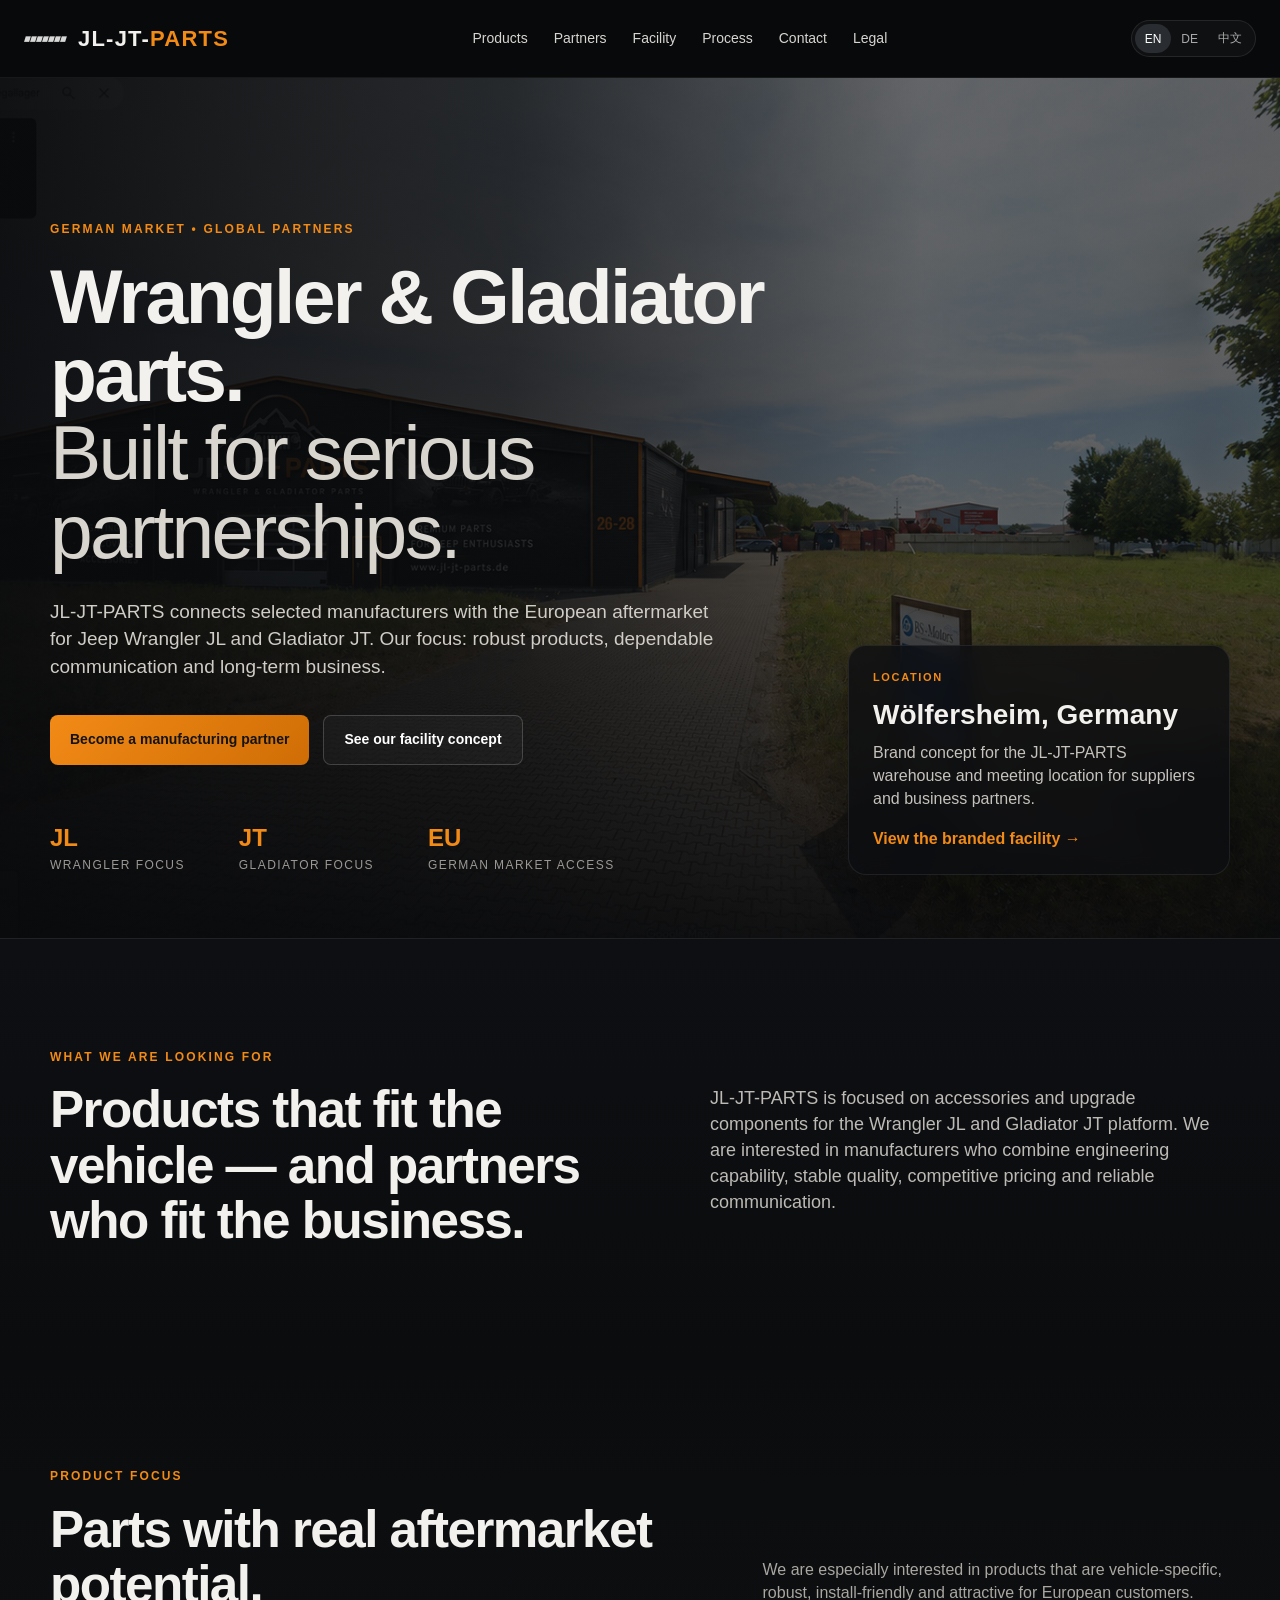
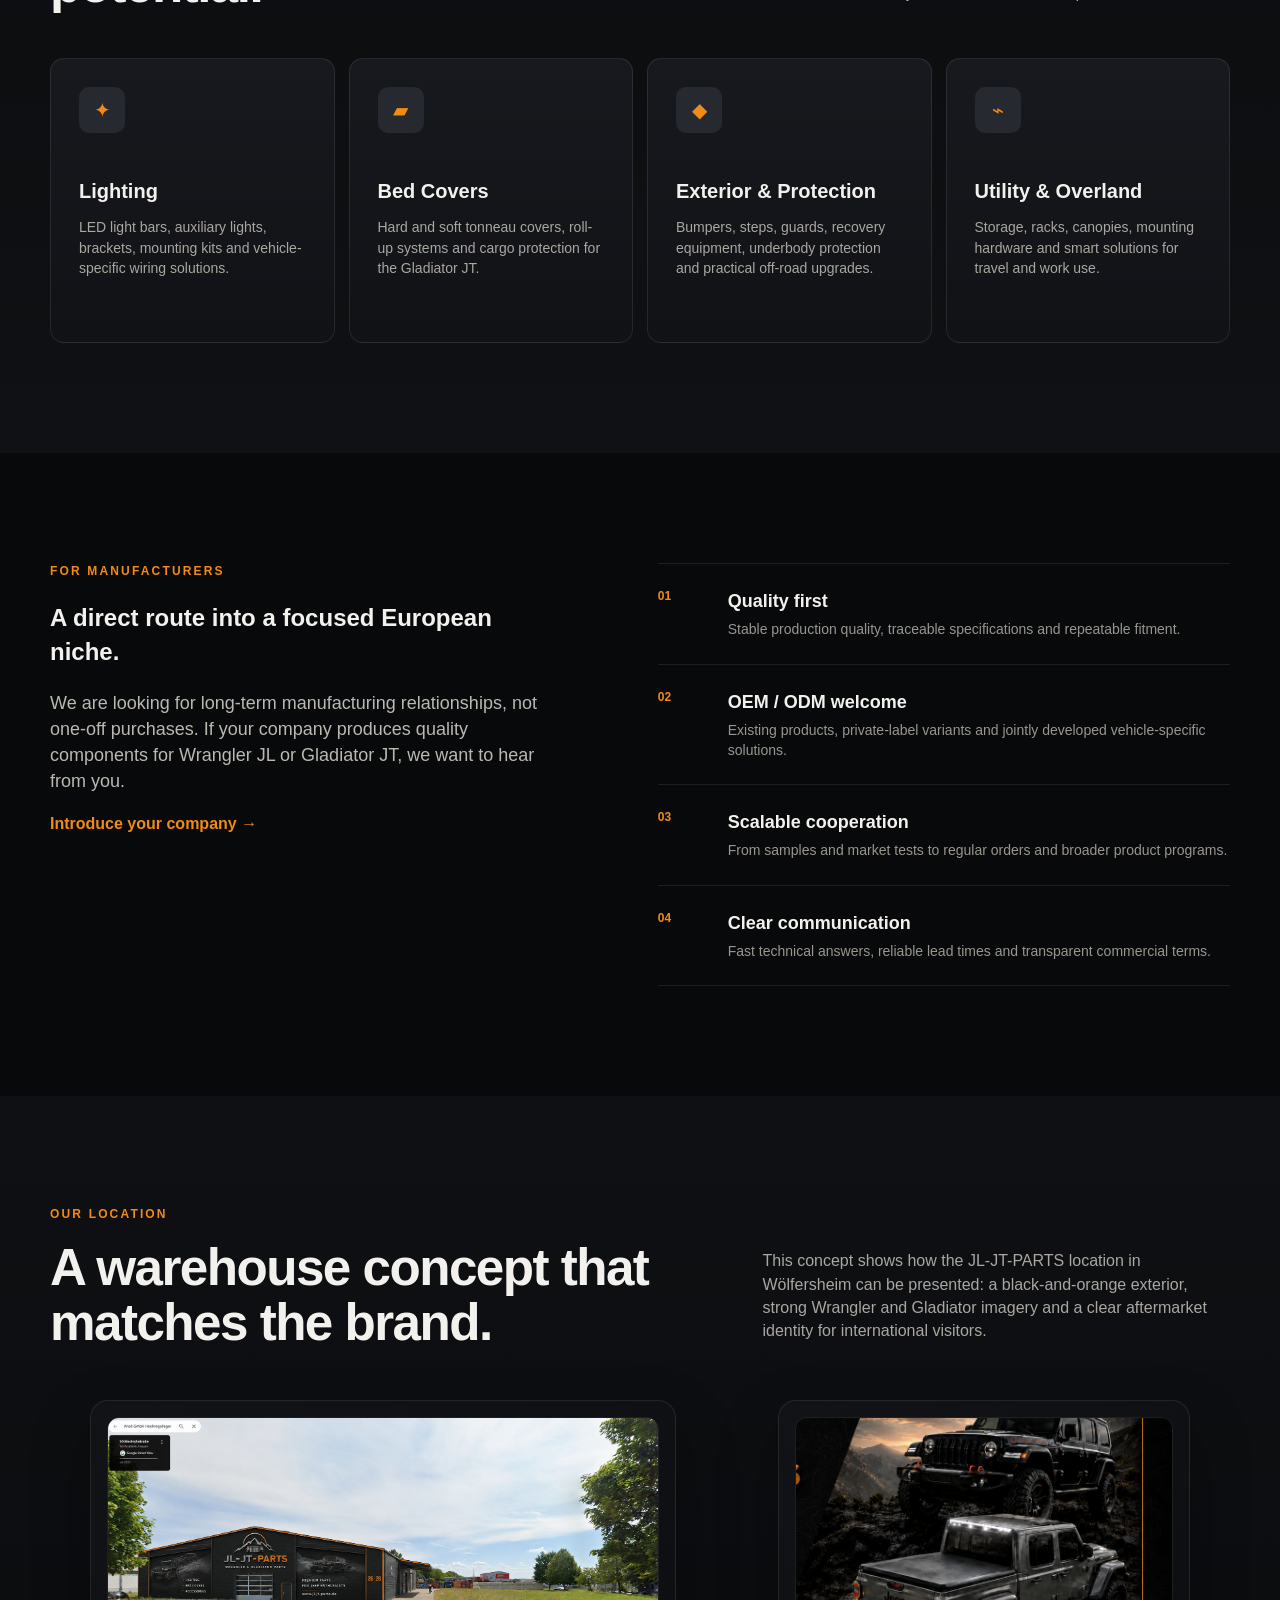
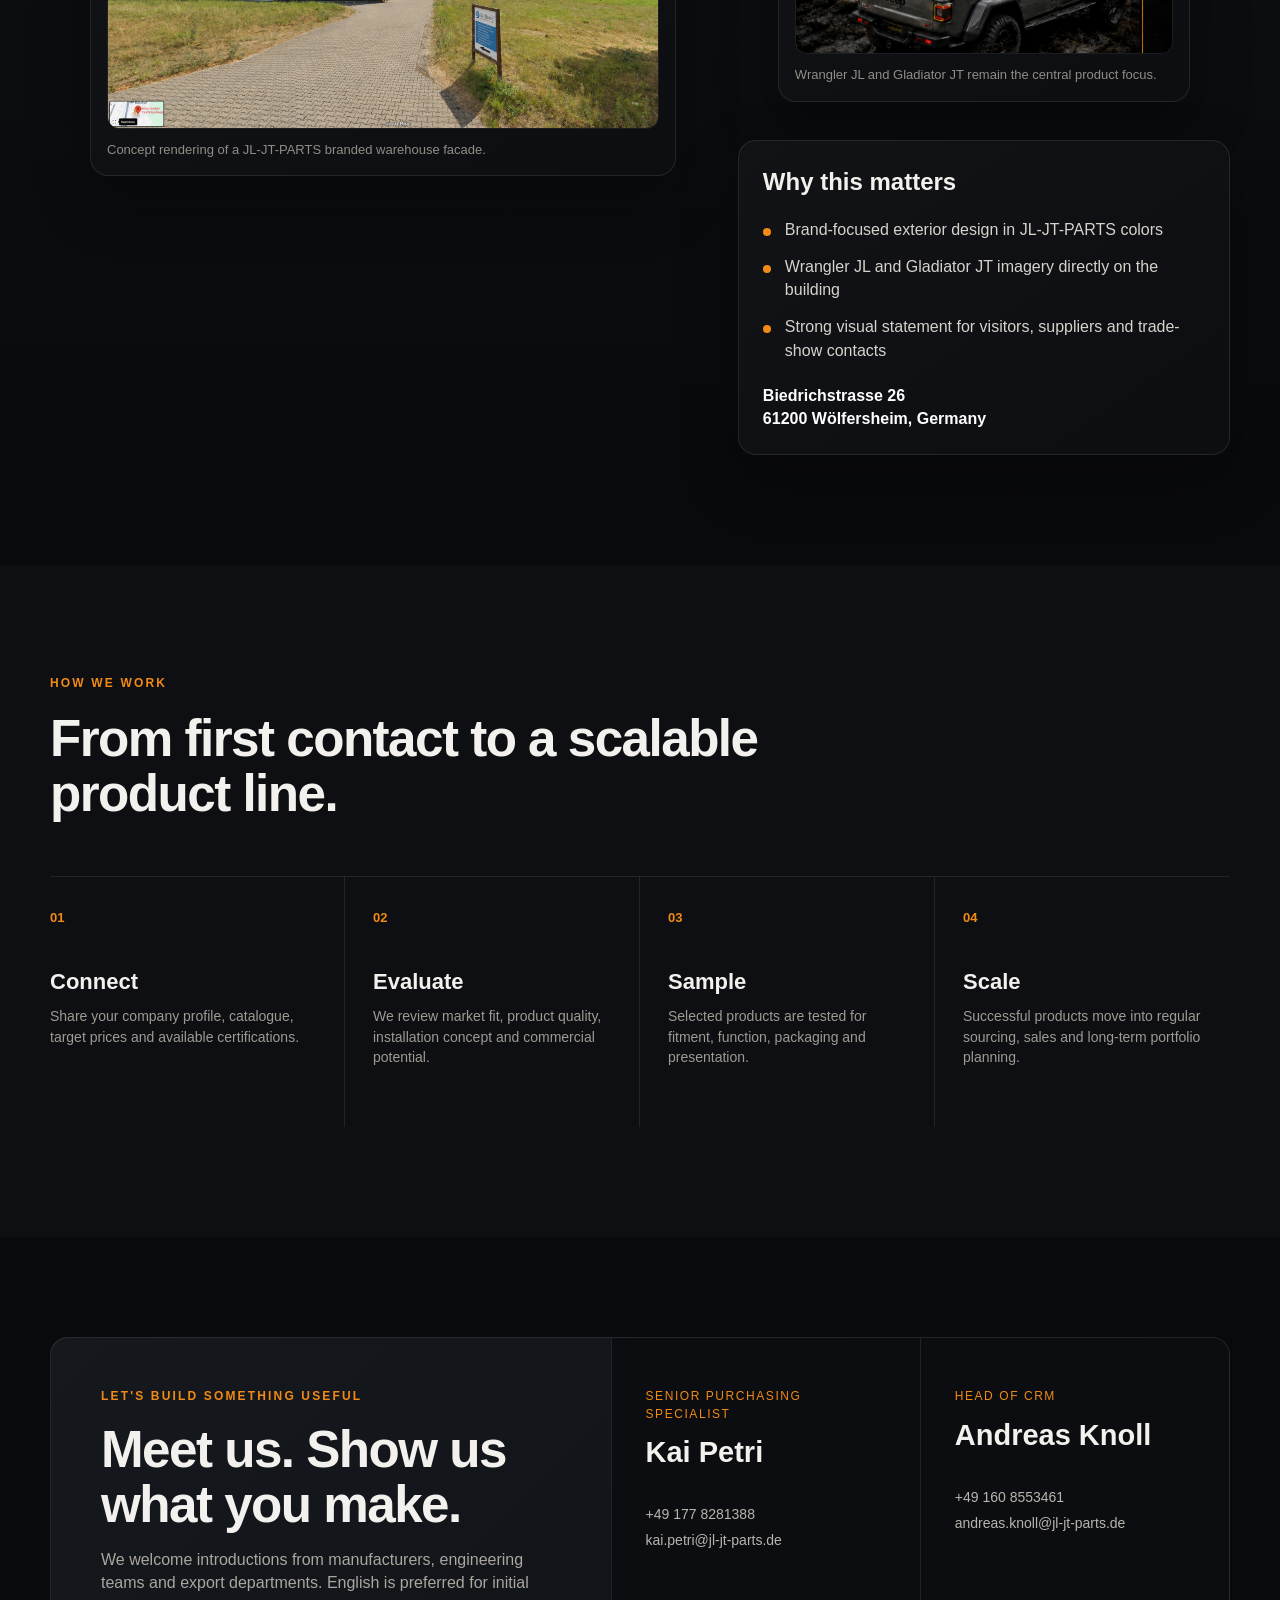
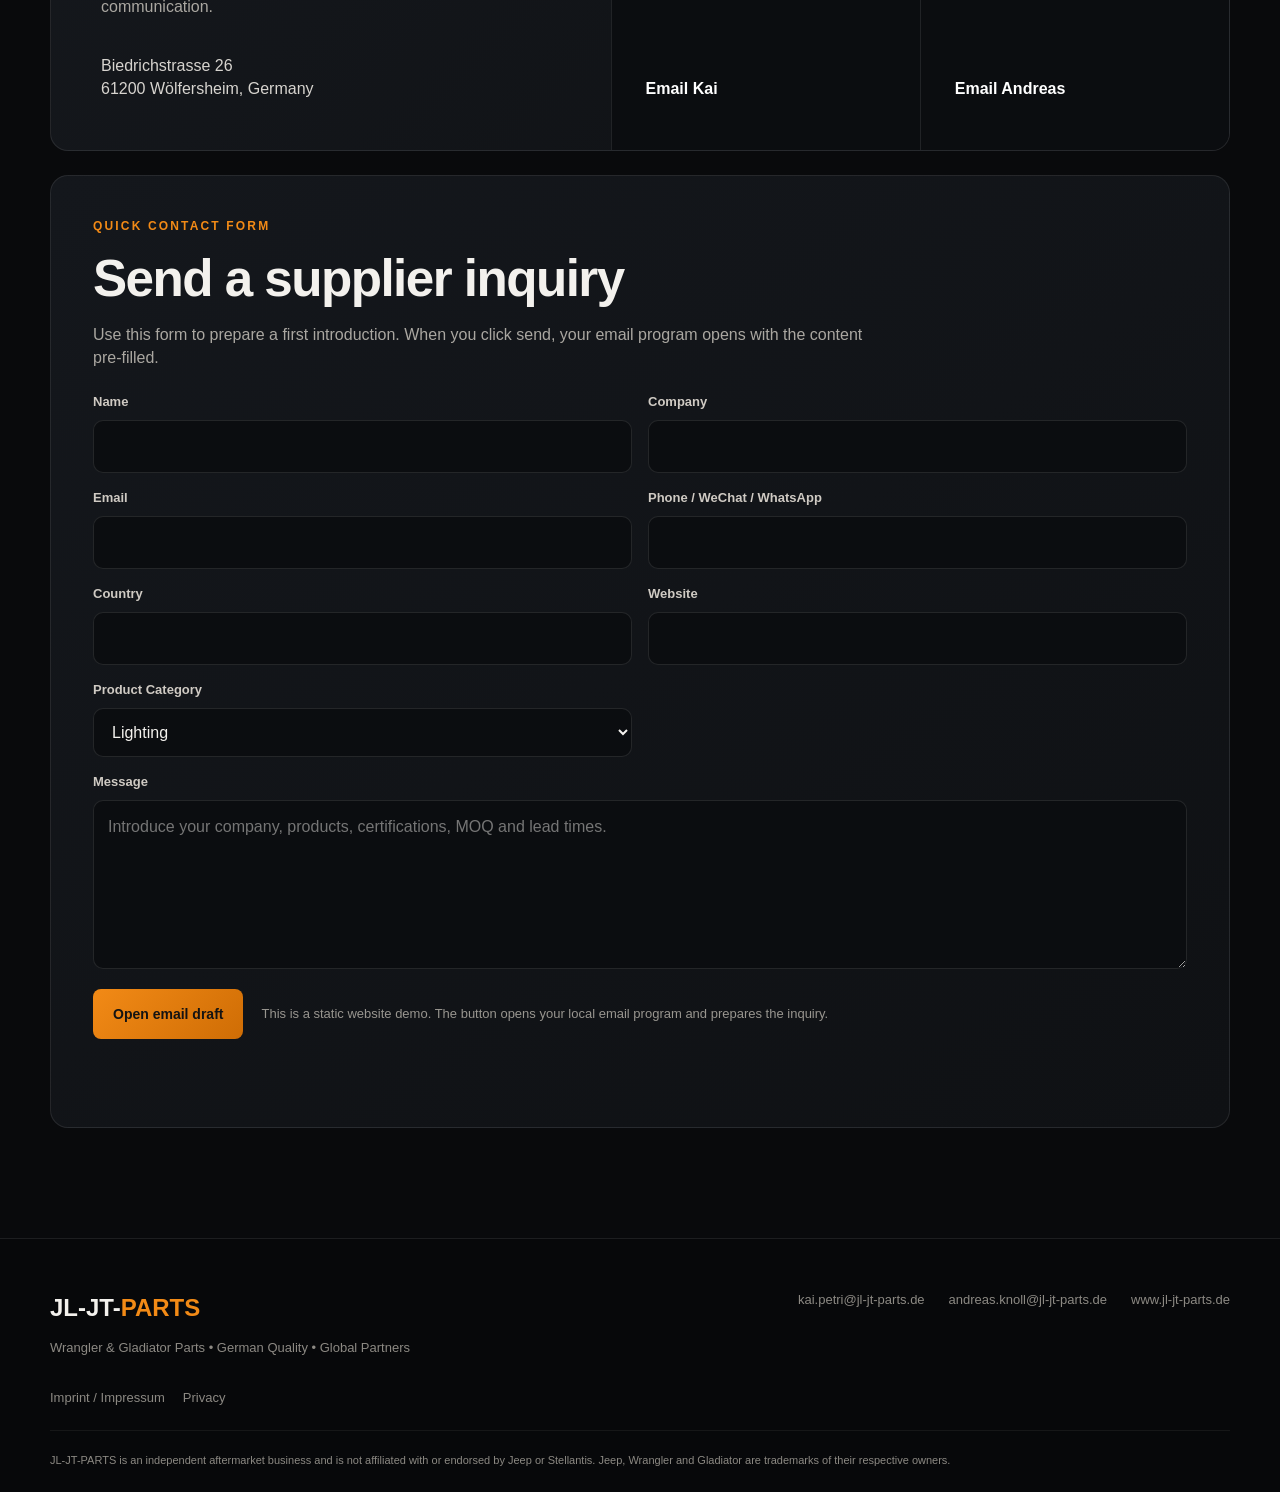
<file: index.html>
<!doctype html>
<html lang="en">
<head>
  <meta charset="utf-8">
  <meta name="viewport" content="width=device-width, initial-scale=1">
  <meta name="description" content="JL-JT-PARTS - European sourcing and partnership platform for Jeep Wrangler JL and Gladiator JT accessories, lighting, bed covers and aftermarket solutions.">
  <meta name="theme-color" content="#0b0c0e">
  <title>JL-JT-PARTS | Wrangler & Gladiator Parts</title>
  <link rel="stylesheet" href="styles.css">
</head>
<body>
  <header class="site-header" id="top">
    <a class="brand" href="#top" aria-label="JL-JT-PARTS home">
      <span class="brand-mark" aria-hidden="true">▰▰▰▰▰▰▰</span>
      <span class="brand-name"><span>JL-JT-</span><strong>PARTS</strong></span>
    </a>
    <nav class="nav" aria-label="Primary navigation">
      <a href="#products" data-i18n="nav.products">Products</a>
      <a href="#partners" data-i18n="nav.partners">Partners</a>
      <a href="#facility" data-i18n="nav.facility">Facility</a>
      <a href="#process" data-i18n="nav.process">Process</a>
      <a href="#contact" data-i18n="nav.contact">Contact</a>
      <a href="impressum.html" data-i18n="nav.legal">Legal</a>
    </nav>
    <div class="lang-switch" aria-label="Language">
      <button class="lang-btn active" data-lang="en">EN</button>
      <button class="lang-btn" data-lang="de">DE</button>
      <button class="lang-btn" data-lang="zh">中文</button>
    </div>
  </header>

  <main>
    <section class="hero">
      <div class="hero-media" aria-hidden="true"></div>
      <div class="hero-overlay"></div>
      <div class="wrap hero-layout">
        <div class="hero-panel">
          <p class="eyebrow" data-i18n="hero.eyebrow">GERMAN MARKET • GLOBAL PARTNERS</p>
          <h1 data-i18n="hero.title">Wrangler & Gladiator parts.<br><span>Built for serious partnerships.</span></h1>
          <p class="hero-copy" data-i18n="hero.copy">JL-JT-PARTS connects selected manufacturers with the European aftermarket for Jeep Wrangler JL and Gladiator JT. Our focus: robust products, dependable communication and long-term business.</p>
          <div class="hero-actions">
            <a class="btn btn-primary" href="#contact" data-i18n="hero.cta1">Become a manufacturing partner</a>
            <a class="btn btn-ghost" href="#facility" data-i18n="hero.cta2">See our facility concept</a>
          </div>
          <div class="hero-points">
            <div><strong>JL</strong><span data-i18n="hero.p1">Wrangler focus</span></div>
            <div><strong>JT</strong><span data-i18n="hero.p2">Gladiator focus</span></div>
            <div><strong>EU</strong><span data-i18n="hero.p3">German market access</span></div>
          </div>
        </div>
        <aside class="hero-sidecard">
          <div class="hero-card-label" data-i18n="hero.sideLabel">LOCATION</div>
          <h3 data-i18n="hero.sideTitle">Wölfersheim, Germany</h3>
          <p data-i18n="hero.sideCopy">Brand concept for the JL-JT-PARTS warehouse and meeting location for suppliers and business partners.</p>
          <a href="#facility" class="text-link" data-i18n="hero.sideLink">View the branded facility →</a>
        </aside>
      </div>
    </section>

    <section class="section intro">
      <div class="wrap intro-grid">
        <div>
          <div class="section-kicker" data-i18n="intro.kicker">WHAT WE ARE LOOKING FOR</div>
          <h2 data-i18n="intro.title">Products that fit the vehicle — and partners who fit the business.</h2>
        </div>
        <p data-i18n="intro.copy">JL-JT-PARTS is focused on accessories and upgrade components for the Wrangler JL and Gladiator JT platform. We are interested in manufacturers who combine engineering capability, stable quality, competitive pricing and reliable communication.</p>
      </div>
    </section>

    <section class="section products" id="products">
      <div class="wrap">
        <div class="section-head">
          <div>
            <div class="section-kicker" data-i18n="products.kicker">PRODUCT FOCUS</div>
            <h2 data-i18n="products.title">Parts with real aftermarket potential.</h2>
          </div>
          <p data-i18n="products.copy">We are especially interested in products that are vehicle-specific, robust, install-friendly and attractive for European customers.</p>
        </div>
        <div class="cards">
          <article class="product-card">
            <div class="icon">✦</div>
            <h3 data-i18n="products.lighting.title">Lighting</h3>
            <p data-i18n="products.lighting.copy">LED light bars, auxiliary lights, brackets, mounting kits and vehicle-specific wiring solutions.</p>
          </article>
          <article class="product-card">
            <div class="icon">▰</div>
            <h3 data-i18n="products.covers.title">Bed Covers</h3>
            <p data-i18n="products.covers.copy">Hard and soft tonneau covers, roll-up systems and cargo protection for the Gladiator JT.</p>
          </article>
          <article class="product-card">
            <div class="icon">◆</div>
            <h3 data-i18n="products.exterior.title">Exterior & Protection</h3>
            <p data-i18n="products.exterior.copy">Bumpers, steps, guards, recovery equipment, underbody protection and practical off-road upgrades.</p>
          </article>
          <article class="product-card">
            <div class="icon">⌁</div>
            <h3 data-i18n="products.utility.title">Utility & Overland</h3>
            <p data-i18n="products.utility.copy">Storage, racks, canopies, mounting hardware and smart solutions for travel and work use.</p>
          </article>
        </div>
      </div>
    </section>

    <section class="section partners" id="partners">
      <div class="wrap partner-grid">
        <div class="partner-copy">
          <div class="section-kicker" data-i18n="partners.kicker">FOR MANUFACTURERS</div>
          <h2 data-i18n="partners.title">A direct route into a focused European niche.</h2>
          <p data-i18n="partners.copy">We are looking for long-term manufacturing relationships, not one-off purchases. If your company produces quality components for Wrangler JL or Gladiator JT, we want to hear from you.</p>
          <a class="text-link" href="#contact" data-i18n="partners.link">Introduce your company →</a>
        </div>
        <div class="partner-list">
          <div><span>01</span><div><h3 data-i18n="partners.quality.title">Quality first</h3><p data-i18n="partners.quality.copy">Stable production quality, traceable specifications and repeatable fitment.</p></div></div>
          <div><span>02</span><div><h3 data-i18n="partners.oem.title">OEM / ODM welcome</h3><p data-i18n="partners.oem.copy">Existing products, private-label variants and jointly developed vehicle-specific solutions.</p></div></div>
          <div><span>03</span><div><h3 data-i18n="partners.scale.title">Scalable cooperation</h3><p data-i18n="partners.scale.copy">From samples and market tests to regular orders and broader product programs.</p></div></div>
          <div><span>04</span><div><h3 data-i18n="partners.comm.title">Clear communication</h3><p data-i18n="partners.comm.copy">Fast technical answers, reliable lead times and transparent commercial terms.</p></div></div>
        </div>
      </div>
    </section>

    <section class="section facility" id="facility">
      <div class="wrap">
        <div class="section-head facility-head">
          <div>
            <div class="section-kicker" data-i18n="facility.kicker">OUR LOCATION</div>
            <h2 data-i18n="facility.title">A warehouse concept that matches the brand.</h2>
          </div>
          <p data-i18n="facility.copy">This concept shows how the JL-JT-PARTS location in Wölfersheim can be presented: a black-and-orange exterior, strong Wrangler and Gladiator imagery and a clear aftermarket identity for international visitors.</p>
        </div>
        <div class="facility-showcase">
          <figure class="facility-main">
            <img src="assets/warehouse-jl-jt-parts.png" alt="JL-JT-PARTS warehouse facade concept in Wölfersheim">
            <figcaption data-i18n="facility.caption">Concept rendering of a JL-JT-PARTS branded warehouse facade.</figcaption>
          </figure>
          <div class="facility-side">
            <figure class="facility-mini">
              <img src="assets/hero-jeeps.jpg" alt="Jeep Wrangler and Gladiator focus image">
              <figcaption data-i18n="facility.miniCaption">Wrangler JL and Gladiator JT remain the central product focus.</figcaption>
            </figure>
            <div class="facility-note">
              <h3 data-i18n="facility.noteTitle">Why this matters</h3>
              <ul class="facility-points">
                <li data-i18n="facility.p1">Brand-focused exterior design in JL-JT-PARTS colors</li>
                <li data-i18n="facility.p2">Wrangler JL and Gladiator JT imagery directly on the building</li>
                <li data-i18n="facility.p3">Strong visual statement for visitors, suppliers and trade-show contacts</li>
              </ul>
              <div class="facility-address" data-i18n="facility.address">Biedrichstrasse 26<br>61200 Wölfersheim, Germany</div>
            </div>
          </div>
        </div>
      </div>
    </section>

    <section class="section process" id="process">
      <div class="wrap">
        <div class="section-kicker" data-i18n="process.kicker">HOW WE WORK</div>
        <h2 data-i18n="process.title">From first contact to a scalable product line.</h2>
        <div class="steps">
          <div class="step"><b>01</b><h3 data-i18n="process.s1.title">Connect</h3><p data-i18n="process.s1.copy">Share your company profile, catalogue, target prices and available certifications.</p></div>
          <div class="step"><b>02</b><h3 data-i18n="process.s2.title">Evaluate</h3><p data-i18n="process.s2.copy">We review market fit, product quality, installation concept and commercial potential.</p></div>
          <div class="step"><b>03</b><h3 data-i18n="process.s3.title">Sample</h3><p data-i18n="process.s3.copy">Selected products are tested for fitment, function, packaging and presentation.</p></div>
          <div class="step"><b>04</b><h3 data-i18n="process.s4.title">Scale</h3><p data-i18n="process.s4.copy">Successful products move into regular sourcing, sales and long-term portfolio planning.</p></div>
        </div>
      </div>
    </section>

    <section class="contact section" id="contact">
      <div class="wrap contact-shell">
        <div class="contact-panel">
          <div class="contact-intro">
            <div class="section-kicker" data-i18n="contact.kicker">LET'S BUILD SOMETHING USEFUL</div>
            <h2 data-i18n="contact.title">Meet us. Show us what you make.</h2>
            <p data-i18n="contact.copy">We welcome introductions from manufacturers, engineering teams and export departments. English is preferred for initial communication.</p>
            <div class="address" data-i18n="contact.address">Biedrichstrasse 26<br>61200 Wölfersheim, Germany</div>
          </div>
          <div class="people">
            <article class="person">
              <p class="role" data-i18n="contact.kaiRole">Senior Purchasing Specialist</p>
              <h3>Kai Petri</h3>
              <a href="tel:+491778281388">+49 177 8281388</a>
              <a href="mailto:kai.petri@jl-jt-parts.de">kai.petri@jl-jt-parts.de</a>
              <a class="person-cta" href="mailto:kai.petri@jl-jt-parts.de?subject=Supplier%20Introduction%20-%20JL-JT-PARTS" data-i18n="contact.emailKai">Email Kai</a>
            </article>
            <article class="person">
              <p class="role" data-i18n="contact.andreasRole">Head of CRM</p>
              <h3>Andreas Knoll</h3>
              <a href="tel:+491608553461">+49 160 8553461</a>
              <a href="mailto:andreas.knoll@jl-jt-parts.de">andreas.knoll@jl-jt-parts.de</a>
              <a class="person-cta" href="mailto:andreas.knoll@jl-jt-parts.de?subject=Business%20Contact%20-%20JL-JT-PARTS" data-i18n="contact.emailAndreas">Email Andreas</a>
            </article>
          </div>
        </div>

        <div class="form-panel">
          <div class="section-kicker" data-i18n="form.kicker">QUICK CONTACT FORM</div>
          <h2 data-i18n="form.title">Send a supplier inquiry</h2>
          <p class="form-intro" data-i18n="form.copy">Use this form to prepare a first introduction. When you click send, your email program opens with the content pre-filled.</p>
          <form id="supplierForm" class="supplier-form">
            <div class="form-grid">
              <label>
                <span data-i18n="form.name">Name</span>
                <input type="text" name="name" required>
              </label>
              <label>
                <span data-i18n="form.company">Company</span>
                <input type="text" name="company" required>
              </label>
              <label>
                <span data-i18n="form.email">Email</span>
                <input type="email" name="email" required>
              </label>
              <label>
                <span data-i18n="form.phone">Phone / WeChat / WhatsApp</span>
                <input type="text" name="phone">
              </label>
              <label>
                <span data-i18n="form.country">Country</span>
                <input type="text" name="country">
              </label>
              <label>
                <span data-i18n="form.website">Website</span>
                <input type="text" name="website">
              </label>
              <label>
                <span data-i18n="form.category">Product Category</span>
                <select name="category">
                  <option value="Lighting" data-i18n="form.cat1">Lighting</option>
                  <option value="Bed Covers" data-i18n="form.cat2">Bed Covers</option>
                  <option value="Exterior & Protection" data-i18n="form.cat3">Exterior & Protection</option>
                  <option value="Utility & Overland" data-i18n="form.cat4">Utility & Overland</option>
                  <option value="Other" data-i18n="form.cat5">Other</option>
                </select>
              </label>
              <label class="full">
                <span data-i18n="form.message">Message</span>
                <textarea name="message" rows="6" placeholder="Introduce your company, products, certifications, MOQ and lead times."></textarea>
              </label>
            </div>
            <div class="form-actions">
              <button class="btn btn-primary" type="submit" data-i18n="form.submit">Open email draft</button>
              <p class="form-note" data-i18n="form.note">This is a static website demo. The button opens your local email program and prepares the inquiry.</p>
            </div>
            <p class="form-status" id="formStatus" aria-live="polite"></p>
          </form>
        </div>
      </div>
    </section>
  </main>

  <footer class="footer">
    <div class="wrap footer-grid">
      <div>
        <div class="footer-brand">JL-JT-<strong>PARTS</strong></div>
        <p data-i18n="footer.tagline">Wrangler & Gladiator Parts • German Quality • Global Partners</p>
      </div>
      <div class="footer-right">
        <a href="mailto:kai.petri@jl-jt-parts.de">kai.petri@jl-jt-parts.de</a>
        <a href="mailto:andreas.knoll@jl-jt-parts.de">andreas.knoll@jl-jt-parts.de</a>
        <span>www.jl-jt-parts.de</span>
      </div>
    </div>
    <div class="wrap footer-links">
      <a href="impressum.html" data-i18n="footer.impressum">Imprint / Impressum</a>
      <a href="privacy.html" data-i18n="footer.privacy">Privacy</a>
    </div>
    <div class="wrap legal" data-i18n="footer.legal">JL-JT-PARTS is an independent aftermarket business and is not affiliated with or endorsed by Jeep or Stellantis. Jeep, Wrangler and Gladiator are trademarks of their respective owners.</div>
  </footer>

  <script src="script.js?v=2"></script>
</body>
</html>
</file>
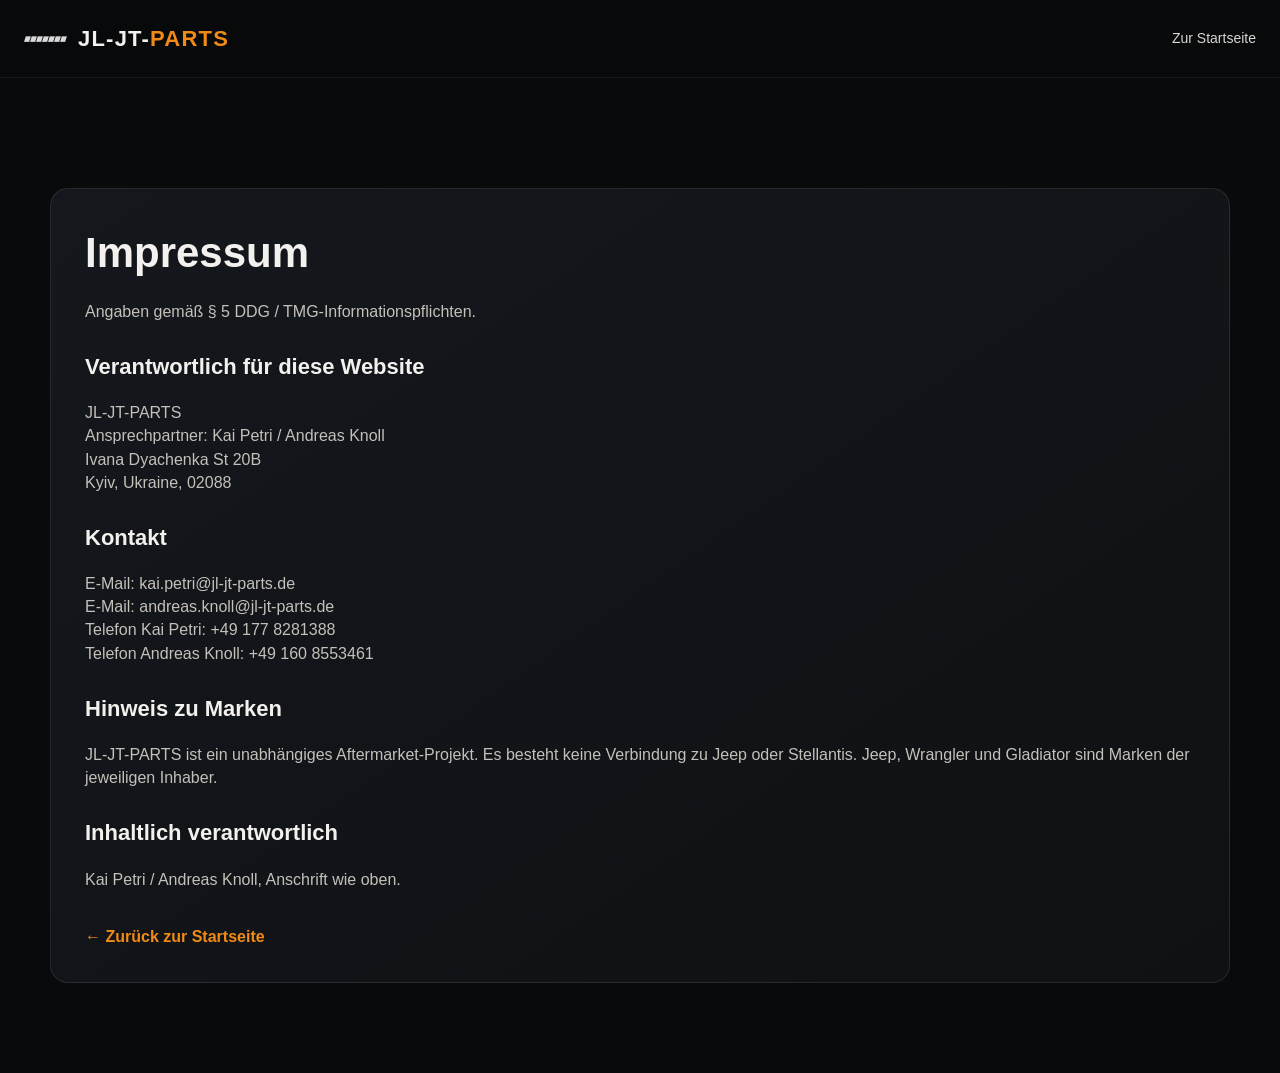
<file: impressum.html>
<!doctype html>
<html lang="de">
<head>
  <meta charset="utf-8">
  <meta name="viewport" content="width=device-width, initial-scale=1">
  <meta name="theme-color" content="#0b0c0e">
  <title>Impressum | JL-JT-PARTS</title>
  <link rel="stylesheet" href="styles.css">
</head>
<body>
  <header class="site-header">
    <a class="brand" href="index.html" aria-label="JL-JT-PARTS home">
      <span class="brand-mark" aria-hidden="true">▰▰▰▰▰▰▰</span>
      <span class="brand-name"><span>JL-JT-</span><strong>PARTS</strong></span>
    </a>
    <nav class="nav"><a href="index.html">Zur Startseite</a></nav>
  </header>
  <main class="legal-page">
    <div class="wrap legal-box">
      <h1>Impressum</h1>
      <p>Angaben gemäß § 5 DDG / TMG-Informationspflichten.</p>
      <h2>Verantwortlich für diese Website</h2>
      <p>
        JL-JT-PARTS<br>
        Ansprechpartner: Kai Petri / Andreas Knoll<br>
        Ivana Dyachenka St 20В<br>
        Kyiv, Ukraine, 02088
      </p>
      <h2>Kontakt</h2>
      <p>
        E-Mail: <a href="mailto:kai.petri@jl-jt-parts.de">kai.petri@jl-jt-parts.de</a><br>
        E-Mail: <a href="mailto:andreas.knoll@jl-jt-parts.de">andreas.knoll@jl-jt-parts.de</a><br>
        Telefon Kai Petri: <a href="tel:+491778281388">+49 177 8281388</a><br>
        Telefon Andreas Knoll: <a href="tel:+491608553461">+49 160 8553461</a>
      </p>
      <h2>Hinweis zu Marken</h2>
      <p>JL-JT-PARTS ist ein unabhängiges Aftermarket-Projekt. Es besteht keine Verbindung zu Jeep oder Stellantis. Jeep, Wrangler und Gladiator sind Marken der jeweiligen Inhaber.</p>
      <h2>Inhaltlich verantwortlich</h2>
      <p>Kai Petri / Andreas Knoll, Anschrift wie oben.</p>
      <a class="back-home" href="index.html">← Zurück zur Startseite</a>
    </div>
  </main>
</body>
</html>
</file>
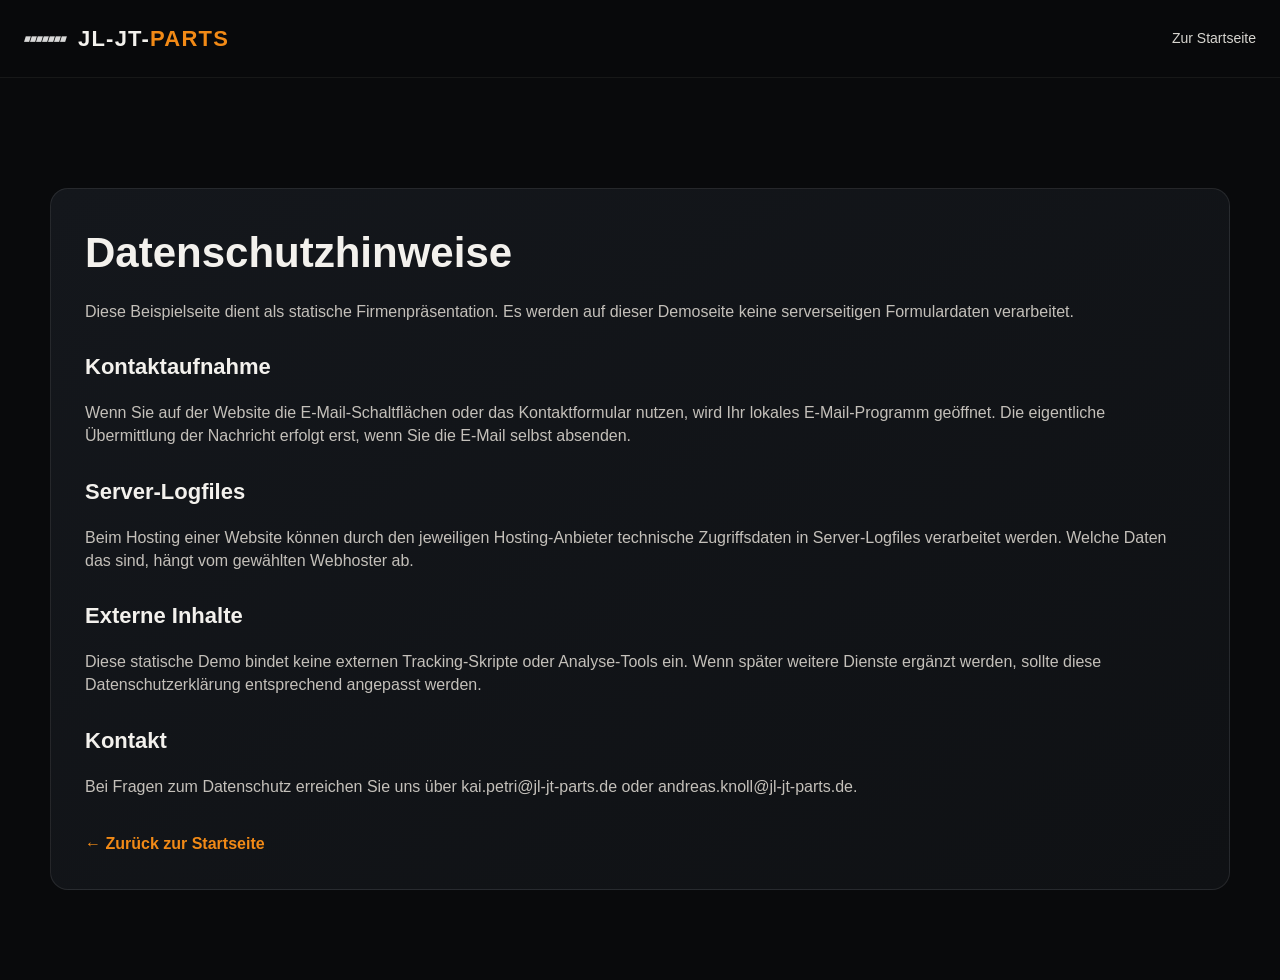
<file: privacy.html>
<!doctype html>
<html lang="de">
<head>
  <meta charset="utf-8">
  <meta name="viewport" content="width=device-width, initial-scale=1">
  <meta name="theme-color" content="#0b0c0e">
  <title>Datenschutz | JL-JT-PARTS</title>
  <link rel="stylesheet" href="styles.css">
</head>
<body>
  <header class="site-header">
    <a class="brand" href="index.html" aria-label="JL-JT-PARTS home">
      <span class="brand-mark" aria-hidden="true">▰▰▰▰▰▰▰</span>
      <span class="brand-name"><span>JL-JT-</span><strong>PARTS</strong></span>
    </a>
    <nav class="nav"><a href="index.html">Zur Startseite</a></nav>
  </header>
  <main class="legal-page">
    <div class="wrap legal-box">
      <h1>Datenschutzhinweise</h1>
      <p>Diese Beispielseite dient als statische Firmenpräsentation. Es werden auf dieser Demoseite keine serverseitigen Formulardaten verarbeitet.</p>
      <h2>Kontaktaufnahme</h2>
      <p>Wenn Sie auf der Website die E-Mail-Schaltflächen oder das Kontaktformular nutzen, wird Ihr lokales E-Mail-Programm geöffnet. Die eigentliche Übermittlung der Nachricht erfolgt erst, wenn Sie die E-Mail selbst absenden.</p>
      <h2>Server-Logfiles</h2>
      <p>Beim Hosting einer Website können durch den jeweiligen Hosting-Anbieter technische Zugriffsdaten in Server-Logfiles verarbeitet werden. Welche Daten das sind, hängt vom gewählten Webhoster ab.</p>
      <h2>Externe Inhalte</h2>
      <p>Diese statische Demo bindet keine externen Tracking-Skripte oder Analyse-Tools ein. Wenn später weitere Dienste ergänzt werden, sollte diese Datenschutzerklärung entsprechend angepasst werden.</p>
      <h2>Kontakt</h2>
      <p>Bei Fragen zum Datenschutz erreichen Sie uns über <a href="mailto:kai.petri@jl-jt-parts.de">kai.petri@jl-jt-parts.de</a> oder <a href="mailto:andreas.knoll@jl-jt-parts.de">andreas.knoll@jl-jt-parts.de</a>.</p>
      <a class="back-home" href="index.html">← Zurück zur Startseite</a>
    </div>
  </main>
</body>
</html>
</file>
<file: styles.css>
:root{
  --bg:#090a0c;
  --bg2:#101216;
  --panel:#14171c;
  --panel2:#0e1013;
  --text:#f3f1ed;
  --muted:#b4b0aa;
  --line:rgba(255,255,255,.09);
  --orange:#f28a16;
  --orange2:#cf6d05;
  --shadow:0 24px 60px rgba(0,0,0,.32);
  --radius:18px;
  --wrap:min(1180px, calc(100% - 48px));
}
*{box-sizing:border-box}
html{scroll-behavior:smooth}
body{
  margin:0;
  font-family:Inter,Segoe UI,Roboto,Helvetica,Arial,sans-serif;
  background:var(--bg);
  color:var(--text);
  line-height:1.45;
}
a{color:inherit;text-decoration:none}
img{max-width:100%;height:auto}
.wrap{width:var(--wrap);margin:0 auto}
.site-header{
  position:sticky;top:0;z-index:30;
  display:flex;align-items:center;justify-content:space-between;
  padding:0 24px;height:78px;
  background:rgba(9,10,12,.82);
  backdrop-filter:blur(14px);
  border-bottom:1px solid rgba(255,255,255,.06);
}
.brand{display:flex;align-items:center;gap:12px}
.brand-mark{font-size:9px;letter-spacing:-1px;color:#d8d8d8;transform:scaleY(1.65)}
.brand-name{font-weight:800;letter-spacing:.055em;font-size:22px}
.brand-name strong{color:var(--orange)}
.nav{display:flex;gap:26px;align-items:center}
.nav a{font-size:14px;color:#d7d5d0}
.nav a:hover{color:var(--orange)}
.lang-switch{display:flex;border:1px solid var(--line);border-radius:999px;padding:3px;background:rgba(255,255,255,.03)}
.lang-btn{border:0;background:transparent;color:#aaa;padding:6px 10px;border-radius:999px;cursor:pointer;font-size:12px}
.lang-btn.active{background:#292c31;color:#fff}
.section{padding:110px 0}
.eyebrow,.section-kicker{color:var(--orange);font-weight:800;letter-spacing:.18em;font-size:12px;text-transform:uppercase}
.text-link{display:inline-block;color:var(--orange);font-weight:700}
.text-link:hover{filter:brightness(1.08)}
.btn{display:inline-flex;align-items:center;justify-content:center;min-height:50px;padding:0 20px;border-radius:8px;font-weight:700;font-size:14px;border:0;cursor:pointer}
.btn-primary{background:linear-gradient(135deg,var(--orange),var(--orange2));color:#131313}
.btn-primary:hover{filter:brightness(1.08)}
.btn-ghost{border:1px solid rgba(255,255,255,.18);background:rgba(255,255,255,.03);color:#fff}
.btn-ghost:hover{border-color:var(--orange)}

.hero{position:relative;min-height:860px;padding-top:78px;display:flex;align-items:center;overflow:hidden}
.hero-media{position:absolute;inset:0;background:url('assets/warehouse-jl-jt-parts.png') center/cover no-repeat;transform:scale(1.02)}
.hero-overlay{position:absolute;inset:0;background:linear-gradient(90deg,rgba(9,10,12,.96) 0%,rgba(9,10,12,.82) 40%,rgba(9,10,12,.52) 72%,rgba(9,10,12,.56) 100%),linear-gradient(0deg,rgba(9,10,12,.90) 0%,rgba(9,10,12,.20) 40%,rgba(9,10,12,.18) 100%)}
.hero-layout{position:relative;z-index:2;display:grid;grid-template-columns:1.1fr .55fr;gap:34px;align-items:end}
.hero-panel{padding:42px 0 52px}
.hero h1{font-size:clamp(46px,6vw,82px);line-height:1.02;max-width:890px;margin:18px 0 28px;letter-spacing:-.035em}
.hero h1 span{color:#d8d4ce;font-weight:500}
.hero-copy{font-size:19px;max-width:680px;color:#d0ccc6}
.hero-actions{display:flex;gap:14px;flex-wrap:wrap;margin:34px 0 56px}
.hero-points{display:flex;gap:54px;flex-wrap:wrap}
.hero-points div{display:grid;gap:2px}
.hero-points strong{font-size:24px;color:var(--orange)}
.hero-points span{font-size:12px;text-transform:uppercase;letter-spacing:.12em;color:#9c9994}
.hero-sidecard{background:rgba(12,14,17,.78);border:1px solid rgba(255,255,255,.08);border-radius:18px;padding:24px;backdrop-filter:blur(10px);box-shadow:var(--shadow);margin-bottom:52px}
.hero-card-label{font-size:11px;letter-spacing:.15em;color:var(--orange);font-weight:800}
.hero-sidecard h3{font-size:28px;line-height:1.1;margin:14px 0 10px}
.hero-sidecard p{margin:0 0 16px;color:#c6c2bc}

.intro{border-top:1px solid var(--line);background:linear-gradient(180deg,#0d0f12,#0b0c0e)}
.intro-grid{display:grid;grid-template-columns:1.1fr 1fr;gap:88px;align-items:start}
.intro h2,.section-head h2,.process h2,.contact h2,.form-panel h2{font-size:clamp(34px,4vw,56px);line-height:1.08;letter-spacing:-.03em;margin:16px 0 0}
.intro p{font-size:18px;color:#bdbab5;margin:36px 0 0}

.products{background:linear-gradient(180deg,#0b0c0e,#0f1114)}
.section-head{display:grid;grid-template-columns:1.15fr .85fr;gap:80px;align-items:end}
.section-head p{color:#aaa7a1;margin:0 0 8px}
.cards{display:grid;grid-template-columns:repeat(4,1fr);gap:14px;margin-top:46px}
.product-card{background:linear-gradient(180deg,#17191e,#101216);border:1px solid var(--line);border-radius:14px;padding:28px;min-height:285px;transition:.25s transform,.25s border-color}
.product-card:hover{transform:translateY(-5px);border-color:rgba(242,138,22,.45)}
.product-card .icon{width:46px;height:46px;border-radius:10px;display:grid;place-items:center;background:#262930;color:var(--orange);font-size:20px;margin-bottom:44px}
.product-card h3{font-size:20px;margin:0 0 11px}
.product-card p{color:#aaa7a1;margin:0;font-size:14px}

.partners{position:relative;background:#0b0c0e url('assets/dark-topo.jpg') center/cover fixed}
.partners:before{content:"";position:absolute;inset:0;background:rgba(8,9,11,.80)}
.partner-grid{position:relative;display:grid;grid-template-columns:.95fr 1.05fr;gap:90px}
.partner-copy p{color:#bbb8b2;font-size:18px;max-width:520px}
.partner-list{display:grid}
.partner-list>div{display:grid;grid-template-columns:60px 1fr;gap:10px;padding:24px 0;border-top:1px solid var(--line)}
.partner-list>div:last-child{border-bottom:1px solid var(--line)}
.partner-list span{font-size:12px;color:var(--orange);font-weight:800}
.partner-list h3{margin:0 0 5px;font-size:18px}
.partner-list p{margin:0;color:#999690;font-size:14px}

.facility{background:linear-gradient(180deg,#0e1013,#090a0c)}
.facility-head{margin-bottom:34px}
.facility-showcase{display:grid;grid-template-columns:1.15fr .85fr;gap:22px;align-items:start}
.facility-main,.facility-mini,.facility-note{background:linear-gradient(145deg,#111317,#0c0e11);border:1px solid var(--line);border-radius:18px;box-shadow:var(--shadow)}
.facility-main,.facility-mini{padding:16px}
.facility-main img,.facility-mini img{display:block;width:100%;border-radius:12px;border:1px solid rgba(255,255,255,.06)}
.facility-main figcaption,.facility-mini figcaption{margin-top:12px;font-size:13px;color:#908d86}
.facility-side{display:grid;gap:22px}
.facility-note{padding:24px}
.facility-note h3{margin:0 0 18px;font-size:24px}
.facility-points{list-style:none;padding:0;margin:0;display:grid;gap:14px}
.facility-points li{padding-left:22px;position:relative;color:#d6d3cd}
.facility-points li::before{content:"";position:absolute;left:0;top:.62em;width:8px;height:8px;border-radius:50%;background:var(--orange)}
.facility-address{margin-top:22px;color:#fff;font-weight:600}

.process{background:#0d0f12}
.process h2{max-width:770px;margin-top:18px}
.steps{display:grid;grid-template-columns:repeat(4,1fr);gap:0;margin-top:55px;border-top:1px solid var(--line)}
.step{padding:28px 28px 0 0;border-right:1px solid var(--line);min-height:250px}
.step:not(:first-child){padding-left:28px}
.step:last-child{border-right:0}
.step b{color:var(--orange);font-size:13px}
.step h3{font-size:22px;margin:38px 0 8px}
.step p{color:#9e9b95;font-size:14px;margin:0}

.contact{padding-top:100px;background:#090a0c}
.contact-shell{display:grid;gap:24px}
.contact-panel{background:linear-gradient(135deg,#15181d,#0f1114);border:1px solid var(--line);border-radius:18px;display:grid;grid-template-columns:.95fr 1.05fr;overflow:hidden}
.contact-intro{padding:50px}
.contact-intro h2{margin-top:16px}
.contact-intro p{color:#aaa7a1}
.address{margin-top:36px;color:#d7d4cf}
.people{display:grid;grid-template-columns:1fr 1fr;background:#0b0d10}
.person{padding:50px 34px;border-left:1px solid var(--line);display:flex;flex-direction:column;align-items:flex-start}
.person .role{font-size:12px;color:var(--orange);text-transform:uppercase;letter-spacing:.13em;margin:0 0 8px}
.person h3{font-size:29px;margin:0 0 28px}
.person>a:not(.person-cta){font-size:14px;color:#b8b5af;margin:3px 0}
.person-cta{margin-top:auto;padding-top:36px;color:#fff;font-weight:700}
.person-cta:hover{color:var(--orange)}

.form-panel{background:linear-gradient(145deg,#14171c,#0f1114);border:1px solid var(--line);border-radius:18px;padding:42px}
.form-intro{color:#aaa7a1;max-width:780px}
.supplier-form{margin-top:24px}
.form-grid{display:grid;grid-template-columns:repeat(2,1fr);gap:16px}
.supplier-form label{display:grid;gap:8px}
.supplier-form label span{font-size:13px;color:#cfcac3;font-weight:600}
.supplier-form input,.supplier-form select,.supplier-form textarea{width:100%;background:#0b0d10;border:1px solid rgba(255,255,255,.10);color:#f4f2ee;border-radius:10px;padding:14px 14px;font:inherit}
.supplier-form input:focus,.supplier-form select:focus,.supplier-form textarea:focus{outline:none;border-color:rgba(242,138,22,.55);box-shadow:0 0 0 3px rgba(242,138,22,.10)}
.supplier-form .full{grid-column:1/-1}
.form-actions{display:flex;align-items:center;gap:18px;flex-wrap:wrap;margin-top:20px}
.form-note{margin:0;color:#98958f;font-size:13px}
.form-status{margin-top:12px;color:#f4b46f;font-size:14px;min-height:20px}

.footer{padding:52px 0 24px;border-top:1px solid var(--line);background:#07080a}
.footer-grid{display:flex;justify-content:space-between;gap:40px}
.footer-brand{font-size:24px;font-weight:800}
.footer-brand strong{color:var(--orange)}
.footer p,.footer-right,.legal,.footer-links{font-size:13px;color:#8c8983}
.footer-right{display:flex;gap:24px;align-items:flex-start;flex-wrap:wrap}
.footer-right a:hover,.footer-links a:hover{color:var(--orange)}
.footer-links{display:flex;gap:18px;margin-top:18px}
.legal{padding-top:22px;margin-top:22px;border-top:1px solid rgba(255,255,255,.06);font-size:11px}

.legal-page{padding-top:110px;padding-bottom:90px}
.legal-page .legal-box{background:linear-gradient(145deg,#14171c,#0f1114);border:1px solid var(--line);border-radius:18px;padding:34px}
.legal-page h1{font-size:42px;margin:0 0 10px}
.legal-page h2{font-size:22px;margin-top:28px}
.legal-page p,.legal-page li{color:#c4c0ba}
.legal-page ul{padding-left:18px}
.back-home{display:inline-block;margin-top:18px;color:var(--orange);font-weight:700}

@media (max-width: 980px){
  .nav{display:none}
  .hero{min-height:860px}
  .hero-layout,.intro-grid,.section-head,.partner-grid,.facility-showcase,.contact-panel{grid-template-columns:1fr}
  .hero-sidecard{margin-top:0}
  .cards{grid-template-columns:1fr 1fr}
  .steps{grid-template-columns:1fr 1fr}
  .step:nth-child(2){border-right:0}
  .people{grid-template-columns:1fr 1fr}
  .contact-intro{padding-bottom:34px}
}
@media (max-width: 650px){
  :root{--wrap:min(100% - 28px,1180px)}
  .site-header{height:68px;padding:0 14px}
  .brand-name{font-size:18px}
  .brand-mark{display:none}
  .hero{min-height:860px;padding-top:68px}
  .hero-overlay{background:linear-gradient(180deg,rgba(9,10,12,.80),rgba(9,10,12,.84)),linear-gradient(0deg,rgba(9,10,12,.95) 0%,rgba(9,10,12,.25) 50%)}
  .hero h1{font-size:44px}
  .hero-copy{font-size:16px}
  .hero-points{gap:24px}
  .section{padding:80px 0}
  .cards,.steps,.people,.form-grid{grid-template-columns:1fr}
  .product-card{min-height:230px}
  .step{border-right:0;border-bottom:1px solid var(--line);padding:25px 0 !important}
  .contact-intro,.person,.form-panel{padding:34px 26px}
  .person{border-left:0;border-top:1px solid var(--line);min-height:280px}
  .footer-grid,.footer-right,.footer-links{flex-direction:column}
  .footer-right,.footer-links{gap:8px}
}
</file>
